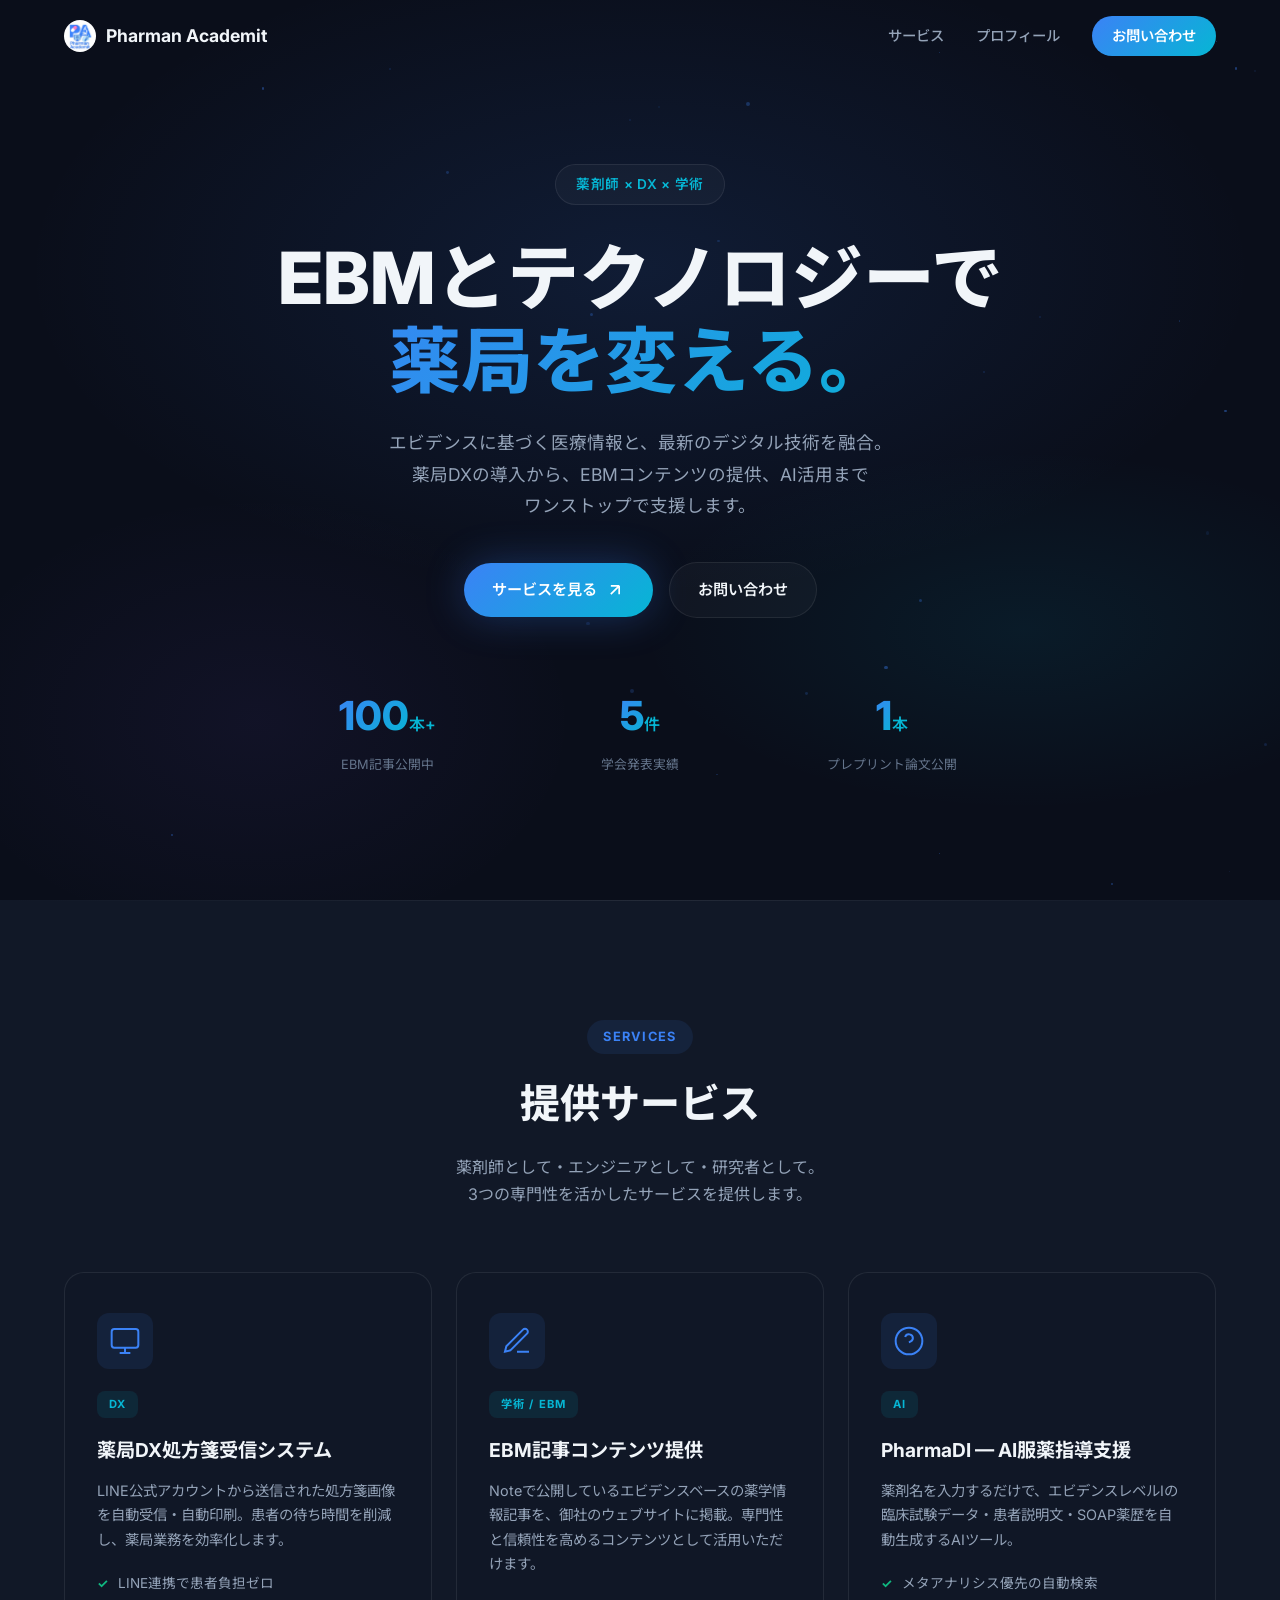
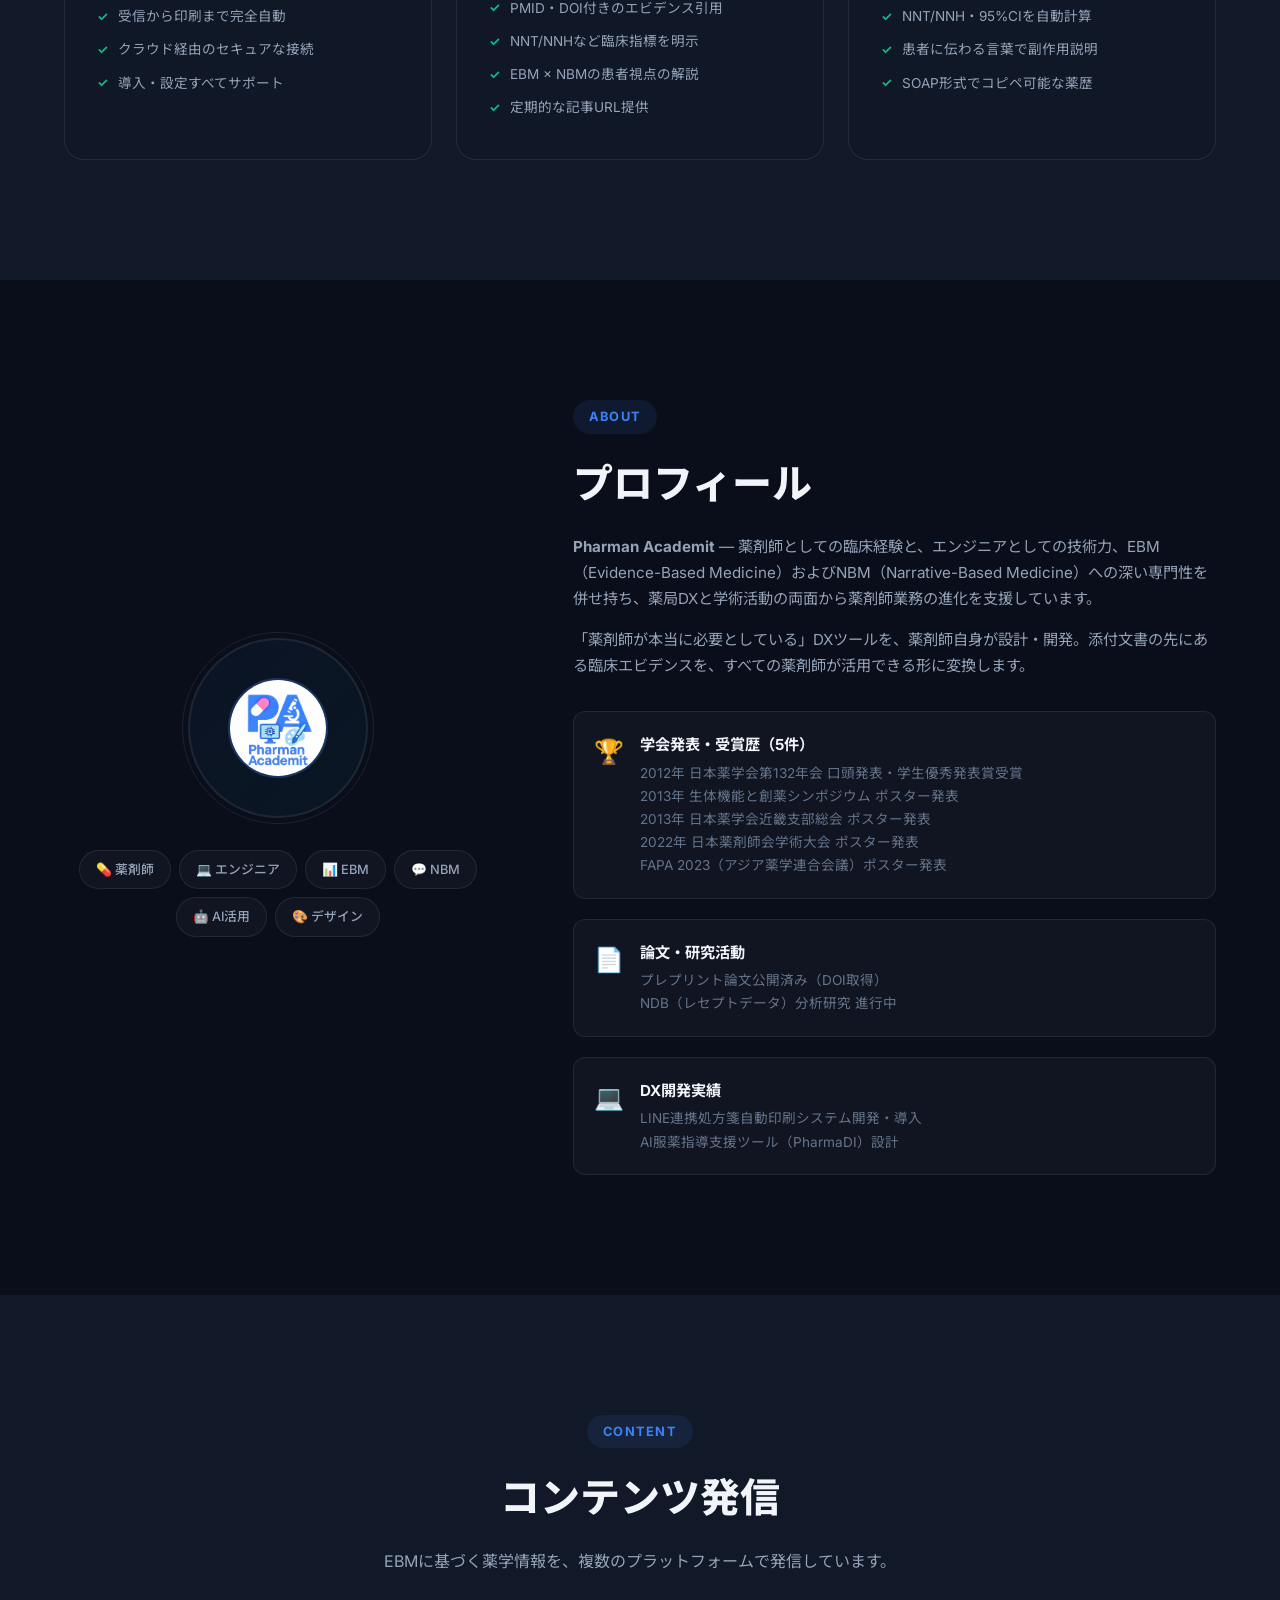
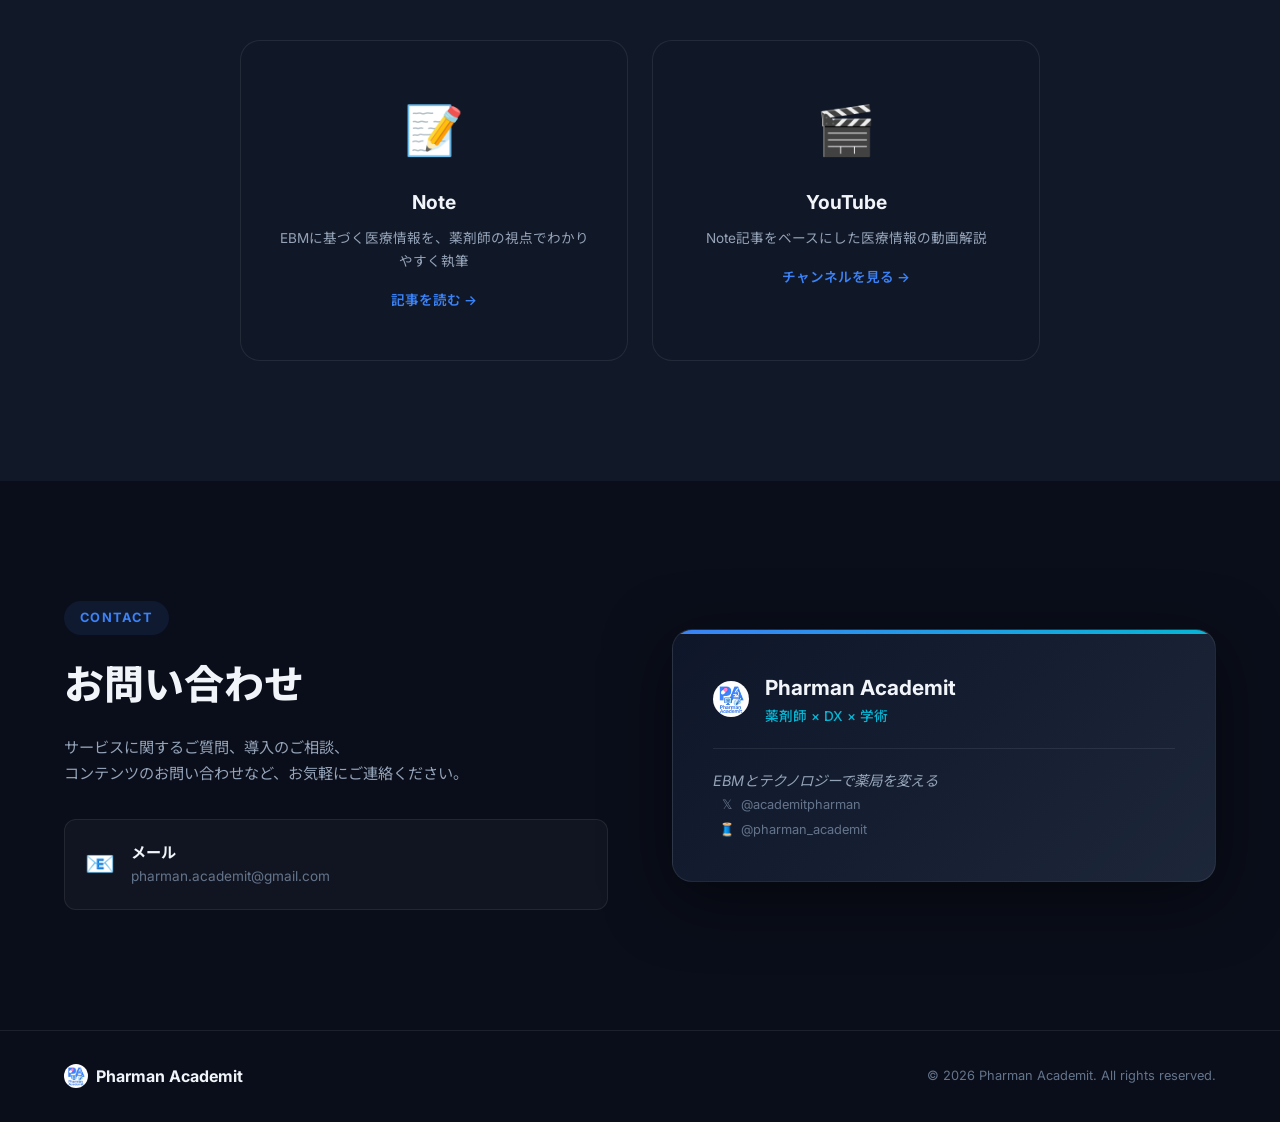
<file: index.html>
<!DOCTYPE html>
<html lang="ja">

<head>
    <meta charset="UTF-8">
    <meta name="viewport" content="width=device-width, initial-scale=1.0">
    <title>Pharman Academit — 薬剤師 × DX × 学術</title>
    <meta name="description" content="EBMとテクノロジーで薬局を変える。薬剤師×エンジニアによるDXソリューション・EBMコンテンツ・AI服薬指導支援。">
    <link rel="preconnect" href="https://fonts.googleapis.com">
    <link rel="preconnect" href="https://fonts.gstatic.com" crossorigin>
    <link
        href="https://fonts.googleapis.com/css2?family=Inter:wght@300;400;500;600;700;800&family=Noto+Sans+JP:wght@300;400;500;600;700&display=swap"
        rel="stylesheet">
    <link rel="stylesheet" href="style.css">
</head>

<body>
    <!-- Navigation -->
    <nav class="nav" id="nav">
        <div class="nav-container">
            <a href="#hero" class="nav-logo">
                <img src="profile.png" alt="" class="nav-profile-img"
                    style="width:32px;height:32px;border-radius:50%;object-fit:cover;">
                <span class="logo-text">Pharman Academit</span>
            </a>
            <div class="nav-links">
                <a href="#services">サービス</a>
                <a href="#about">プロフィール</a>
                <a href="#contact" class="nav-cta">お問い合わせ</a>
            </div>
            <button class="nav-toggle" id="navToggle" aria-label="メニュー">
                <span></span><span></span><span></span>
            </button>
        </div>
    </nav>

    <!-- Mobile Menu -->
    <div class="mobile-menu" id="mobileMenu">
        <a href="#services">サービス</a>
        <a href="#about">プロフィール</a>
        <a href="#contact">お問い合わせ</a>
    </div>

    <!-- Hero Section -->
    <section class="hero" id="hero">
        <div class="hero-bg">
            <div class="hero-gradient"></div>
            <div class="hero-particles" id="particles"></div>
        </div>
        <div class="hero-content">
            <div class="hero-badge">薬剤師 × DX × 学術</div>
            <h1 class="hero-title">
                <span class="title-line">EBMとテクノロジーで</span>
                <span class="title-line title-accent">薬局を変える。</span>
            </h1>
            <p class="hero-subtitle">
                エビデンスに基づく医療情報と、最新のデジタル技術を融合。<br>
                薬局DXの導入から、EBMコンテンツの提供、AI活用まで<br>
                ワンストップで支援します。
            </p>
            <div class="hero-actions">
                <a href="#services" class="btn btn-primary">
                    サービスを見る
                    <svg width="20" height="20" viewBox="0 0 24 24" fill="none" stroke="currentColor" stroke-width="2">
                        <path d="M7 17L17 7M17 7H7M17 7V17" />
                    </svg>
                </a>
                <a href="#contact" class="btn btn-secondary">お問い合わせ</a>
            </div>
            <div class="hero-stats">
                <div class="stat">
                    <span class="stat-number" data-count="100">0</span><span class="stat-suffix">本+</span>
                    <span class="stat-label">EBM記事公開中</span>
                </div>
                <div class="stat">
                    <span class="stat-number" data-count="5">0</span><span class="stat-suffix">件</span>
                    <span class="stat-label">学会発表実績</span>
                </div>
                <div class="stat">
                    <span class="stat-number" data-count="1">0</span><span class="stat-suffix">本</span>
                    <span class="stat-label">プレプリント論文公開</span>
                </div>
            </div>
        </div>
    </section>

    <!-- Services Section -->
    <section class="services" id="services">
        <div class="container">
            <div class="section-header">
                <span class="section-tag">Services</span>
                <h2 class="section-title">提供サービス</h2>
                <p class="section-desc">薬剤師として・エンジニアとして・研究者として。<br>3つの専門性を活かしたサービスを提供します。</p>
            </div>
            <div class="services-grid">
                <!-- Service 1: DX System -->
                <div class="service-card" data-aos="fade-up">
                    <div class="service-icon">
                        <svg width="32" height="32" viewBox="0 0 24 24" fill="none" stroke="currentColor"
                            stroke-width="1.5">
                            <rect x="2" y="3" width="20" height="14" rx="2" />
                            <path d="M8 21h8M12 17v4" />
                        </svg>
                    </div>
                    <div class="service-tag">DX</div>
                    <h3>薬局DX処方箋受信システム</h3>
                    <p>LINE公式アカウントから送信された処方箋画像を自動受信・自動印刷。患者の待ち時間を削減し、薬局業務を効率化します。</p>
                    <ul class="service-features">
                        <li>LINE連携で患者負担ゼロ</li>
                        <li>受信から印刷まで完全自動</li>
                        <li>クラウド経由のセキュアな接続</li>
                        <li>導入・設定すべてサポート</li>
                    </ul>
                </div>

                <!-- Service 2: EBM Content -->
                <div class="service-card" data-aos="fade-up" data-aos-delay="100">
                    <div class="service-icon">
                        <svg width="32" height="32" viewBox="0 0 24 24" fill="none" stroke="currentColor"
                            stroke-width="1.5">
                            <path d="M12 20h9M16.5 3.5a2.121 2.121 0 013 3L7 19l-4 1 1-4L16.5 3.5z" />
                        </svg>
                    </div>
                    <div class="service-tag">学術 / EBM</div>
                    <h3>EBM記事コンテンツ提供</h3>
                    <p>Noteで公開しているエビデンスベースの薬学情報記事を、御社のウェブサイトに掲載。専門性と信頼性を高めるコンテンツとして活用いただけます。</p>
                    <ul class="service-features">
                        <li>PMID・DOI付きのエビデンス引用</li>
                        <li>NNT/NNHなど臨床指標を明示</li>
                        <li>EBM × NBMの患者視点の解説</li>
                        <li>定期的な記事URL提供</li>
                    </ul>
                </div>

                <!-- Service 3: PharmaDI AI -->
                <div class="service-card" data-aos="fade-up" data-aos-delay="200">
                    <div class="service-icon">
                        <svg width="32" height="32" viewBox="0 0 24 24" fill="none" stroke="currentColor"
                            stroke-width="1.5">
                            <circle cx="12" cy="12" r="10" />
                            <path d="M9.09 9a3 3 0 015.83 1c0 2-3 3-3 3M12 17h.01" />
                        </svg>
                    </div>
                    <div class="service-tag">AI</div>
                    <h3>PharmaDI — AI服薬指導支援</h3>
                    <p>薬剤名を入力するだけで、エビデンスレベルⅠの臨床試験データ・患者説明文・SOAP薬歴を自動生成するAIツール。</p>
                    <ul class="service-features">
                        <li>メタアナリシス優先の自動検索</li>
                        <li>NNT/NNH・95%CIを自動計算</li>
                        <li>患者に伝わる言葉で副作用説明</li>
                        <li>SOAP形式でコピペ可能な薬歴</li>
                    </ul>
                </div>
            </div>
        </div>
    </section>

    <!-- About Section -->
    <section class="about" id="about">
        <div class="container">
            <div class="about-grid">
                <div class="about-visual">
                    <div class="about-avatar">
                        <img src="profile.png" alt="Pharman Academit"
                            style="width:100px;height:100px;border-radius:50%;object-fit:cover;border:2px solid rgba(59,130,246,0.3);">
                    </div>
                    <div class="about-skills">
                        <div class="skill-tag">💊 薬剤師</div>
                        <div class="skill-tag">💻 エンジニア</div>
                        <div class="skill-tag">📊 EBM</div>
                        <div class="skill-tag">💬 NBM</div>
                        <div class="skill-tag">🤖 AI活用</div>
                        <div class="skill-tag">🎨 デザイン</div>
                    </div>
                </div>
                <div class="about-content">
                    <span class="section-tag">About</span>
                    <h2 class="section-title">プロフィール</h2>
                    <div class="about-text">
                        <p>
                            <strong>Pharman Academit</strong> — 薬剤師としての臨床経験と、エンジニアとしての技術力、EBM（Evidence-Based
                            Medicine）およびNBM（Narrative-Based Medicine）への深い専門性を併せ持ち、薬局DXと学術活動の両面から薬剤師業務の進化を支援しています。
                        </p>
                        <p>
                            「薬剤師が本当に必要としている」DXツールを、薬剤師自身が設計・開発。添付文書の先にある臨床エビデンスを、すべての薬剤師が活用できる形に変換します。
                        </p>
                    </div>
                    <div class="about-highlights">
                        <div class="highlight">
                            <div class="highlight-icon">🏆</div>
                            <div>
                                <strong>学会発表・受賞歴（5件）</strong>
                                <p>2012年 日本薬学会第132年会 口頭発表・学生優秀発表賞受賞<br>2013年 生体機能と創薬シンポジウム ポスター発表<br>2013年 日本薬学会近畿支部総会
                                    ポスター発表<br>2022年 日本薬剤師会学術大会 ポスター発表<br>FAPA 2023（アジア薬学連合会議）ポスター発表</p>
                            </div>
                        </div>
                        <div class="highlight">
                            <div class="highlight-icon">📄</div>
                            <div>
                                <strong>論文・研究活動</strong>
                                <p>プレプリント論文公開済み（DOI取得）<br>NDB（レセプトデータ）分析研究 進行中</p>
                            </div>
                        </div>
                        <div class="highlight">
                            <div class="highlight-icon">💻</div>
                            <div>
                                <strong>DX開発実績</strong>
                                <p>LINE連携処方箋自動印刷システム開発・導入<br>AI服薬指導支援ツール（PharmaDI）設計</p>
                            </div>
                        </div>
                    </div>
                </div>
            </div>
        </div>
    </section>

    <!-- SNS & Content Section -->
    <section class="content-section" id="content">
        <div class="container">
            <div class="section-header">
                <span class="section-tag">Content</span>
                <h2 class="section-title">コンテンツ発信</h2>
                <p class="section-desc">EBMに基づく薬学情報を、複数のプラットフォームで発信しています。</p>
            </div>
            <div class="content-grid content-grid-2">
                <a href="https://note.com/pharman_academit" class="content-card" target="_blank" rel="noopener">
                    <div class="content-card-icon">📝</div>
                    <h3>Note</h3>
                    <p>EBMに基づく医療情報を、薬剤師の視点でわかりやすく執筆</p>
                    <span class="content-card-link">記事を読む →</span>
                </a>
                <a href="http://www.youtube.com/@PharmanAcademit" class="content-card" target="_blank" rel="noopener">
                    <div class="content-card-icon">🎬</div>
                    <h3>YouTube</h3>
                    <p>Note記事をベースにした医療情報の動画解説</p>
                    <span class="content-card-link">チャンネルを見る →</span>
                </a>
            </div>
        </div>
    </section>

    <!-- Contact Section -->
    <section class="contact" id="contact">
        <div class="container">
            <div class="contact-wrapper">
                <div class="contact-info">
                    <span class="section-tag">Contact</span>
                    <h2 class="section-title">お問い合わせ</h2>
                    <p>サービスに関するご質問、導入のご相談、<br>コンテンツのお問い合わせなど、お気軽にご連絡ください。</p>
                    <div class="contact-methods">
                        <a href="mailto:pharman.academit@gmail.com" class="contact-method">
                            <div class="contact-method-icon">📧</div>
                            <div>
                                <strong>メール</strong>
                                <p>pharman.academit@gmail.com</p>
                            </div>
                        </a>
                    </div>
                </div>
                <div class="contact-card">
                    <div class="biz-card">
                        <div class="biz-card-header">
                            <img src="profile.png" alt=""
                                style="width:36px;height:36px;border-radius:50%;object-fit:cover;">
                            <div>
                                <h3>Pharman Academit</h3>
                                <p>薬剤師 × DX × 学術</p>
                            </div>
                        </div>
                        <div class="biz-card-divider"></div>
                        <div class="biz-card-body">
                            <p>EBMとテクノロジーで薬局を変える</p>
                        </div>
                        <div class="biz-card-footer"
                            style="display: flex; flex-direction: column; gap: 4px; align-items: flex-start;">
                            <a href="https://x.com/academitpharman" target="_blank" rel="noopener"
                                style="color: inherit; text-decoration: none; display: flex; align-items: center; gap: 0;">
                                <span
                                    style="display:inline-flex; justify-content:center; width: 28px;">𝕏</span><span>@academitpharman</span>
                            </a>
                            <a href="https://www.threads.com/@pharman_academit" target="_blank" rel="noopener"
                                style="color: inherit; text-decoration: none; display: flex; align-items: center; gap: 0;">
                                <span
                                    style="display:inline-flex; justify-content:center; width: 28px;">🧵</span><span>@pharman_academit</span>
                            </a>
                        </div>
                    </div>
                </div>
            </div>
        </div>
    </section>

    <!-- Footer -->
    <footer class="footer">
        <div class="container">
            <div class="footer-content">
                <div class="footer-brand">
                    <img src="profile.png" alt="" style="width:24px;height:24px;border-radius:50%;object-fit:cover;">
                    <span class="logo-text">Pharman Academit</span>
                </div>
                <p class="footer-copy">© 2026 Pharman Academit. All rights reserved.</p>
            </div>
        </div>
    </footer>

    <script src="script.js"></script>
</body>

</html>
</file>
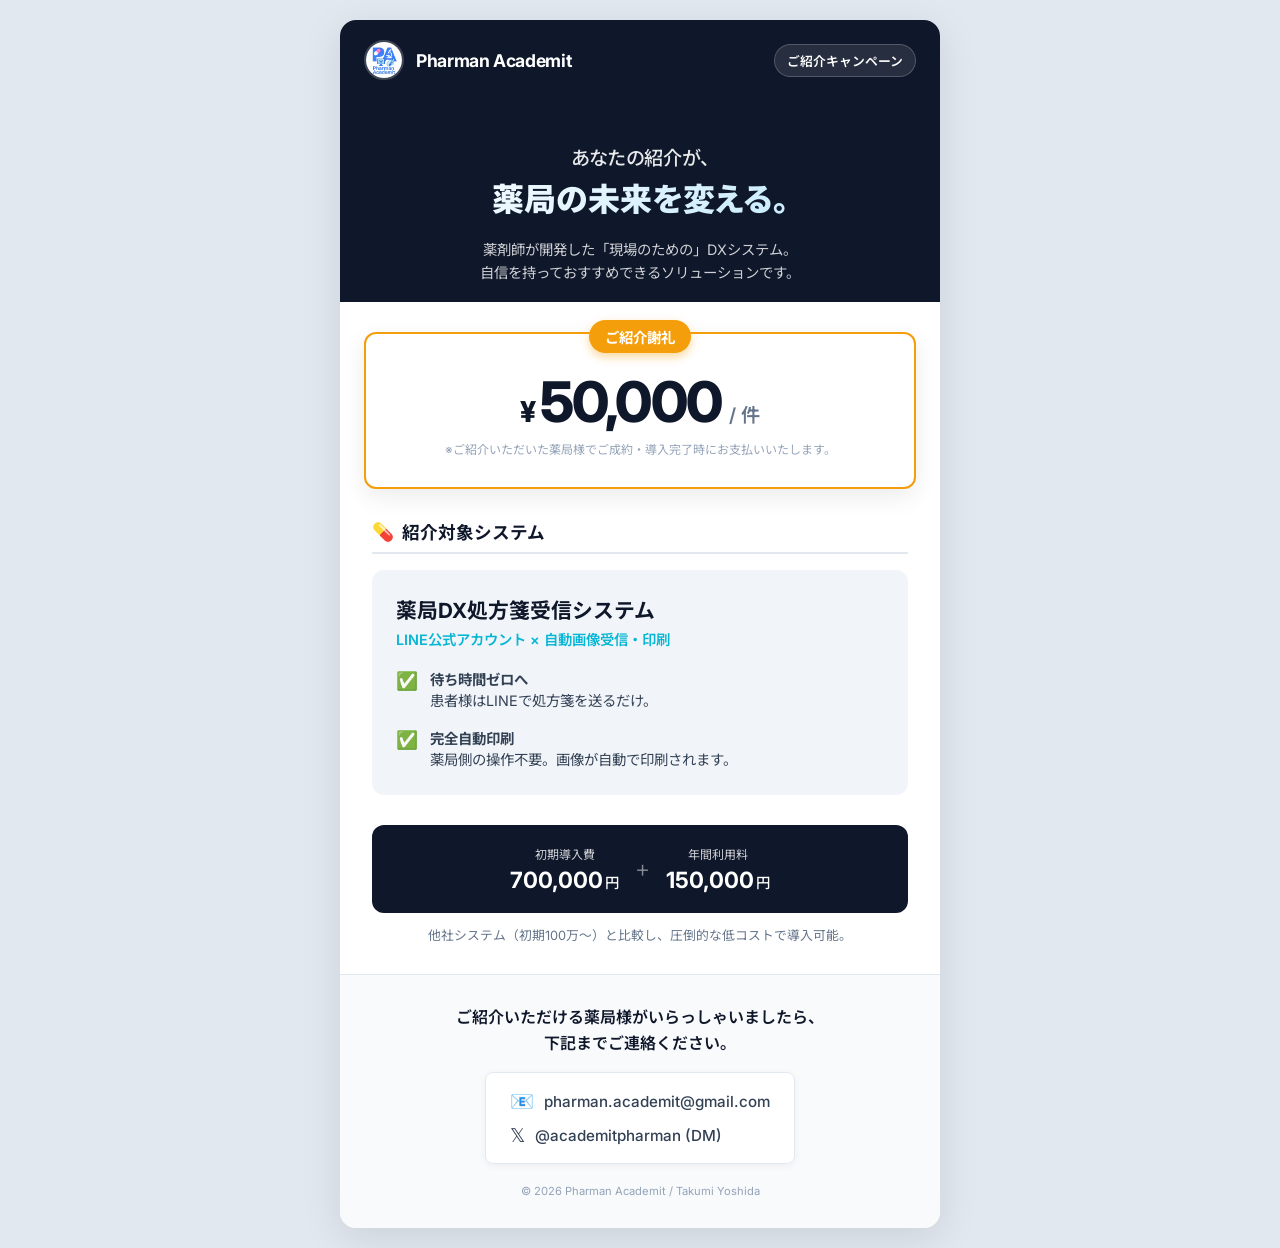
<file: flyer/index.html>
<!DOCTYPE html>
<html lang="ja">

<head>
    <meta charset="UTF-8">
    <meta name="viewport" content="width=device-width, initial-scale=1.0">
    <title>薬局DXご紹介キャンペーン — Pharman Academit</title>
    <link rel="preconnect" href="https://fonts.googleapis.com">
    <link rel="preconnect" href="https://fonts.gstatic.com" crossorigin>
    <link
        href="https://fonts.googleapis.com/css2?family=Inter:wght@400;500;600;700;800&family=Noto+Sans+JP:wght@400;500;700;900&display=swap"
        rel="stylesheet">
    <link rel="stylesheet" href="style.css">
</head>

<body>
    <div class="flyer-container">
        <!-- Header -->
        <header class="header">
            <div class="brand">
                <img src="profile.png" alt="Pharman Academit" class="brand-logo">
                <span class="brand-name">Pharman Academit</span>
            </div>
            <div class="campaign-badge">ご紹介キャンペーン</div>
        </header>

        <!-- Main Headline -->
        <section class="hero">
            <h1 class="hero-title">
                <span class="hero-sub">あなたの紹介が、</span><br>
                <span class="hero-main">薬局の未来を変える。</span>
            </h1>
            <p class="hero-desc">
                薬剤師が開発した「現場のための」DXシステム。<br>
                自信を持っておすすめできるソリューションです。<br><br>
            </p>
        </section>

        <!-- Incentive Box -->
        <section class="incentive">
            <div class="incentive-label">ご紹介謝礼</div>
            <div class="incentive-amount">
                <span class="currency">¥</span>
                <span class="amount">50,000</span>
                <span class="condition">/ 件</span>
            </div>
            <p class="incentive-note">※ご紹介いただいた薬局様でご成約・導入完了時にお支払いいたします。</p>
        </section>

        <!-- Product Info -->
        <section class="product">
            <h2 class="section-title">
                <span class="icon">💊</span> 紹介対象システム
            </h2>
            <div class="product-card">
                <h3 class="product-name">薬局DX処方箋受信システム</h3>
                <p class="product-tagline">LINE公式アカウント × 自動画像受信・印刷</p>

                <ul class="features">
                    <li>
                        <span class="check">✅</span>
                        <div><strong>待ち時間ゼロへ</strong><br>患者様はLINEで処方箋を送るだけ。</div>
                    </li>
                    <li>
                        <span class="check">✅</span>
                        <div><strong>完全自動印刷</strong><br>薬局側の操作不要。画像が自動で印刷されます。</div>
                    </li>

                </ul>
            </div>
        </section>

        <!-- Pricing & Value -->
        <section class="pricing">
            <div class="price-row">
                <div class="price-item">
                    <span class="label">初期導入費</span>
                    <span class="value">700,000<span class="unit">円</span></span>
                </div>
                <div class="plus">+</div>
                <div class="price-item">
                    <span class="label">年間利用料</span>
                    <span class="value">150,000<span class="unit">円</span></span>
                </div>
            </div>
            <p class="pricing-note">他社システム（初期100万〜）と比較し、圧倒的な低コストで導入可能。</p>
        </section>

        <!-- Footer / Contact -->
        <footer class="footer">
            <p class="cta-text">ご紹介いただける薬局様がいらっしゃいましたら、<br>下記までご連絡ください。</p>
            <div class="contact-box">
                <div class="contact-method">
                    <span class="icon">📧</span> pharman.academit@gmail.com
                </div>
                <div class="contact-method">
                    <span class="icon">𝕏</span> @academitpharman (DM)
                </div>
            </div>
            <div class="copyright">© 2026 Pharman Academit / Takumi Yoshida</div>
        </footer>
    </div>
</body>

</html>
</file>
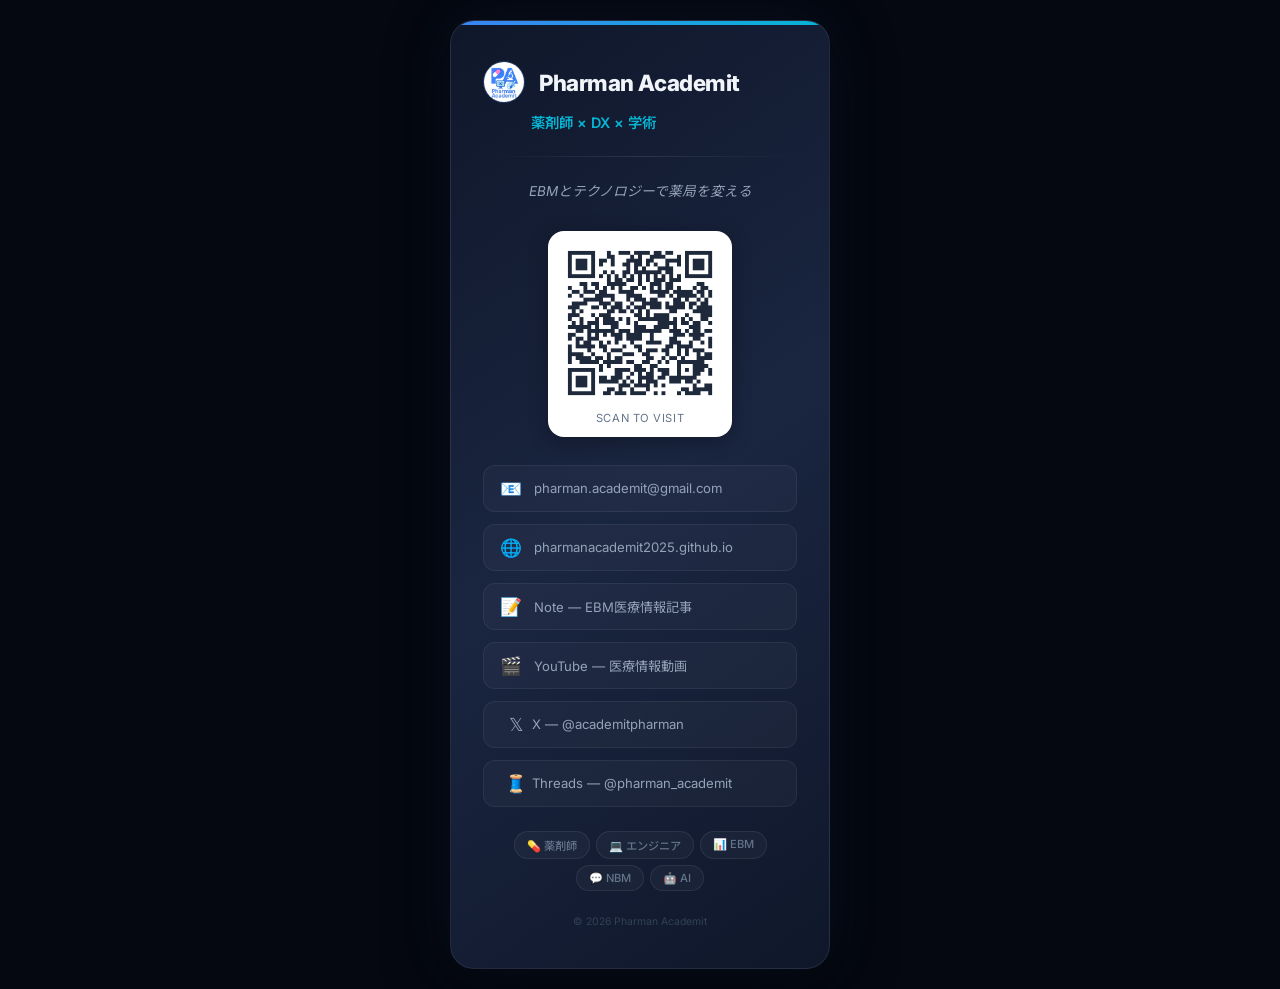
<file: bizcard.html>
<!DOCTYPE html>
<html lang="ja">

<head>
    <meta charset="UTF-8">
    <meta name="viewport" content="width=device-width, initial-scale=1.0, user-scalable=no">
    <title>Pharman Academit — デジタル名刺</title>
    <link rel="preconnect" href="https://fonts.googleapis.com">
    <link rel="preconnect" href="https://fonts.gstatic.com" crossorigin>
    <link
        href="https://fonts.googleapis.com/css2?family=Inter:wght@300;400;500;600;700;800&family=Noto+Sans+JP:wght@300;400;500;600;700&display=swap"
        rel="stylesheet">
    <style>
        * {
            margin: 0;
            padding: 0;
            box-sizing: border-box;
        }

        body {
            font-family: 'Inter', 'Noto Sans JP', sans-serif;
            background: #050810;
            display: flex;
            align-items: center;
            justify-content: center;
            min-height: 100vh;
            padding: 20px;
            -webkit-font-smoothing: antialiased;
        }

        .card {
            width: 100%;
            max-width: 380px;
            background: linear-gradient(145deg, #0f172a 0%, #1a2540 50%, #0f172a 100%);
            border-radius: 24px;
            border: 1px solid rgba(255, 255, 255, 0.08);
            box-shadow:
                0 0 60px rgba(59, 130, 246, 0.08),
                0 20px 60px rgba(0, 0, 0, 0.5);
            overflow: hidden;
            position: relative;
        }

        .card::before {
            content: '';
            position: absolute;
            top: 0;
            left: 0;
            right: 0;
            height: 4px;
            background: linear-gradient(135deg, #3b82f6, #06b6d4);
        }

        .card-inner {
            padding: 40px 32px;
        }

        .header {
            display: flex;
            align-items: center;
            gap: 14px;
            margin-bottom: 8px;
        }

        .logo-icon {
            font-size: 2rem;
        }

        .brand-name {
            font-size: 1.4rem;
            font-weight: 800;
            color: #f1f5f9;
            letter-spacing: -0.02em;
        }

        .tagline {
            color: #06b6d4;
            font-size: 0.9rem;
            font-weight: 600;
            margin-bottom: 24px;
            padding-left: 48px;
        }

        .divider {
            height: 1px;
            background: linear-gradient(90deg, transparent, rgba(255, 255, 255, 0.1), transparent);
            margin: 0 0 24px 0;
        }

        .motto {
            text-align: center;
            color: #94a3b8;
            font-size: 0.85rem;
            font-style: italic;
            margin-bottom: 28px;
            line-height: 1.6;
        }

        .qr-section {
            display: flex;
            justify-content: center;
            margin-bottom: 28px;
        }

        .qr-wrapper {
            background: white;
            padding: 12px;
            border-radius: 16px;
            box-shadow: 0 4px 20px rgba(0, 0, 0, 0.3);
        }

        .qr-wrapper img {
            display: block;
            width: 160px;
            height: 160px;
        }

        .qr-label {
            text-align: center;
            color: #64748b;
            font-size: 0.7rem;
            margin-top: 8px;
            letter-spacing: 0.05em;
        }

        .contact-list {
            display: flex;
            flex-direction: column;
            gap: 12px;
        }

        .contact-item {
            display: flex;
            align-items: center;
            gap: 12px;
            padding: 12px 16px;
            border-radius: 12px;
            background: rgba(255, 255, 255, 0.03);
            border: 1px solid rgba(255, 255, 255, 0.06);
            text-decoration: none;
            color: #94a3b8;
            font-size: 0.82rem;
            transition: all 0.3s ease;
        }

        .contact-item:hover,
        .contact-item:active {
            background: rgba(59, 130, 246, 0.08);
            border-color: rgba(59, 130, 246, 0.2);
            color: #f1f5f9;
        }

        .contact-icon {
            font-size: 1.1rem;
            flex-shrink: 0;
        }

        .skills-row {
            display: flex;
            flex-wrap: wrap;
            gap: 6px;
            margin-top: 24px;
            justify-content: center;
        }

        .skill {
            padding: 5px 12px;
            border-radius: 20px;
            background: rgba(255, 255, 255, 0.03);
            border: 1px solid rgba(255, 255, 255, 0.08);
            color: #64748b;
            font-size: 0.7rem;
            font-weight: 500;
        }

        .footer-note {
            text-align: center;
            margin-top: 24px;
            color: #334155;
            font-size: 0.65rem;
        }
    </style>
</head>

<body>
    <div class="card">
        <div class="card-inner">
            <div class="header">
                <img src="profile.png" alt="Pharman Academit"
                    style="width:42px;height:42px;border-radius:50%;object-fit:cover;border:1px solid rgba(59,130,246,0.3);">
                <span class="brand-name">Pharman Academit</span>
            </div>
            <div class="tagline">薬剤師 × DX × 学術</div>

            <div class="divider"></div>

            <p class="motto">EBMとテクノロジーで薬局を変える</p>

            <div class="qr-section">
                <div class="qr-wrapper">
                    <img src="qrcode.png" alt="QR Code - pharmanacademit2025.github.io">
                    <p class="qr-label">SCAN TO VISIT</p>
                </div>
            </div>

            <div class="contact-list">
                <a href="mailto:pharman.academit@gmail.com" class="contact-item">
                    <span class="contact-icon">📧</span>
                    pharman.academit@gmail.com
                </a>
                <a href="https://pharmanacademit2025.github.io/" class="contact-item" target="_blank">
                    <span class="contact-icon">🌐</span>
                    pharmanacademit2025.github.io
                </a>
                <a href="https://note.com/pharman_academit" class="contact-item" target="_blank">
                    <span class="contact-icon">📝</span>
                    Note — EBM医療情報記事
                </a>
                <a href="http://www.youtube.com/@PharmanAcademit" class="contact-item" target="_blank">
                    <span class="contact-icon">🎬</span>
                    YouTube — 医療情報動画
                </a>
                <a href="https://x.com/academitpharman" class="contact-item" target="_blank"
                    style="display: flex; align-items: center; gap: 0;">
                    <span class="contact-icon"
                        style="display:inline-flex; justify-content:center; width: 32px;">𝕏</span>
                    <span>X — @academitpharman</span>
                </a>
                <a href="https://www.threads.com/@pharman_academit" class="contact-item" target="_blank"
                    style="display: flex; align-items: center; gap: 0;">
                    <span class="contact-icon"
                        style="display:inline-flex; justify-content:center; width: 32px;">🧵</span>
                    <span>Threads — @pharman_academit</span>
                </a>
            </div>

            <div class="skills-row">
                <span class="skill">💊 薬剤師</span>
                <span class="skill">💻 エンジニア</span>
                <span class="skill">📊 EBM</span>
                <span class="skill">💬 NBM</span>
                <span class="skill">🤖 AI</span>
            </div>

            <p class="footer-note">© 2026 Pharman Academit</p>
        </div>
    </div>
</body>

</html>
</file>
<file: style.css>
/* ==========================================
   Pharman Academit — Landing Page Styles
   ========================================== */

/* === Reset & Variables === */
*,
*::before,
*::after {
    margin: 0;
    padding: 0;
    box-sizing: border-box;
}

:root {
    --bg-primary: #0a0e1a;
    --bg-secondary: #111827;
    --bg-card: rgba(17, 24, 39, 0.8);
    --bg-card-hover: rgba(30, 41, 59, 0.9);
    --bg-glass: rgba(255, 255, 255, 0.03);
    --border-glass: rgba(255, 255, 255, 0.08);
    --border-hover: rgba(255, 255, 255, 0.15);

    --text-primary: #f1f5f9;
    --text-secondary: #94a3b8;
    --text-muted: #64748b;

    --accent-blue: #3b82f6;
    --accent-blue-glow: rgba(59, 130, 247, 0.3);
    --accent-cyan: #06b6d4;
    --accent-emerald: #10b981;
    --accent-violet: #8b5cf6;

    --gradient-primary: linear-gradient(135deg, var(--accent-blue), var(--accent-cyan));
    --gradient-hero: linear-gradient(135deg, #0f172a 0%, #1e293b 50%, #0f172a 100%);
    --gradient-card: linear-gradient(135deg, rgba(59, 130, 246, 0.05), rgba(6, 182, 212, 0.05));

    --font-sans: 'Inter', 'Noto Sans JP', -apple-system, sans-serif;
    --radius-sm: 8px;
    --radius-md: 12px;
    --radius-lg: 20px;
    --radius-xl: 28px;

    --shadow-sm: 0 2px 8px rgba(0, 0, 0, 0.3);
    --shadow-md: 0 8px 32px rgba(0, 0, 0, 0.4);
    --shadow-lg: 0 16px 64px rgba(0, 0, 0, 0.5);
    --shadow-glow: 0 0 40px var(--accent-blue-glow);
}

html {
    scroll-behavior: smooth;
    font-size: 16px;
}

body {
    font-family: var(--font-sans);
    background: var(--bg-primary);
    color: var(--text-primary);
    line-height: 1.7;
    overflow-x: hidden;
    -webkit-font-smoothing: antialiased;
}

.container {
    max-width: 1200px;
    margin: 0 auto;
    padding: 0 24px;
}

/* === Navigation === */
.nav {
    position: fixed;
    top: 0;
    left: 0;
    right: 0;
    z-index: 100;
    padding: 16px 0;
    transition: all 0.4s ease;
}

.nav.scrolled {
    background: rgba(10, 14, 26, 0.9);
    backdrop-filter: blur(20px);
    -webkit-backdrop-filter: blur(20px);
    border-bottom: 1px solid var(--border-glass);
    padding: 12px 0;
}

.nav-container {
    max-width: 1200px;
    margin: 0 auto;
    padding: 0 24px;
    display: flex;
    align-items: center;
    justify-content: space-between;
}

.nav-logo {
    display: flex;
    align-items: center;
    gap: 10px;
    text-decoration: none;
    color: var(--text-primary);
    font-weight: 700;
    font-size: 1.1rem;
}

.logo-icon {
    font-size: 1.4rem;
}

.nav-links {
    display: flex;
    align-items: center;
    gap: 32px;
}

.nav-links a {
    text-decoration: none;
    color: var(--text-secondary);
    font-size: 0.9rem;
    font-weight: 500;
    transition: color 0.3s ease;
}

.nav-links a:hover {
    color: var(--text-primary);
}

.nav-cta {
    padding: 8px 20px !important;
    border-radius: var(--radius-xl);
    background: var(--gradient-primary) !important;
    color: white !important;
    font-weight: 600 !important;
}

.nav-toggle {
    display: none;
    flex-direction: column;
    gap: 5px;
    background: none;
    border: none;
    cursor: pointer;
    padding: 4px;
}

.nav-toggle span {
    width: 24px;
    height: 2px;
    background: var(--text-primary);
    border-radius: 2px;
    transition: all 0.3s ease;
}

.mobile-menu {
    display: none;
    position: fixed;
    top: 60px;
    left: 0;
    right: 0;
    background: rgba(10, 14, 26, 0.98);
    backdrop-filter: blur(20px);
    padding: 24px;
    flex-direction: column;
    gap: 16px;
    z-index: 99;
    border-bottom: 1px solid var(--border-glass);
}

.mobile-menu a {
    text-decoration: none;
    color: var(--text-secondary);
    font-size: 1rem;
    font-weight: 500;
    padding: 12px 0;
    border-bottom: 1px solid var(--border-glass);
}

.mobile-menu.open {
    display: flex;
}

/* === Hero Section === */
.hero {
    position: relative;
    min-height: 100vh;
    display: flex;
    align-items: center;
    justify-content: center;
    padding: 120px 24px 80px;
    overflow: hidden;
}

.hero-bg {
    position: absolute;
    inset: 0;
    z-index: 0;
}

.hero-gradient {
    position: absolute;
    inset: 0;
    background:
        radial-gradient(ellipse 80% 60% at 50% 30%, rgba(59, 130, 246, 0.12) 0%, transparent 60%),
        radial-gradient(ellipse 60% 40% at 80% 70%, rgba(6, 182, 212, 0.08) 0%, transparent 50%),
        radial-gradient(ellipse 50% 50% at 20% 80%, rgba(139, 92, 246, 0.06) 0%, transparent 50%);
}

.hero-particles {
    position: absolute;
    inset: 0;
}

.hero-content {
    position: relative;
    z-index: 1;
    text-align: center;
    max-width: 900px;
}

.hero-badge {
    display: inline-flex;
    align-items: center;
    gap: 8px;
    padding: 8px 20px;
    border-radius: var(--radius-xl);
    background: var(--bg-glass);
    border: 1px solid var(--border-glass);
    color: var(--accent-cyan);
    font-size: 0.85rem;
    font-weight: 600;
    letter-spacing: 0.05em;
    margin-bottom: 32px;
    animation: fadeInDown 0.8s ease;
}

.hero-title {
    font-size: clamp(2.5rem, 6vw, 4.5rem);
    font-weight: 800;
    line-height: 1.15;
    margin-bottom: 24px;
    animation: fadeInUp 0.8s ease 0.2s both;
}

.title-line {
    display: block;
}

.title-accent {
    background: var(--gradient-primary);
    -webkit-background-clip: text;
    -webkit-text-fill-color: transparent;
    background-clip: text;
}

.hero-subtitle {
    font-size: 1.1rem;
    color: var(--text-secondary);
    line-height: 1.8;
    margin-bottom: 40px;
    animation: fadeInUp 0.8s ease 0.4s both;
}

.hero-actions {
    display: flex;
    align-items: center;
    justify-content: center;
    gap: 16px;
    margin-bottom: 64px;
    animation: fadeInUp 0.8s ease 0.6s both;
}

/* === Buttons === */
.btn {
    display: inline-flex;
    align-items: center;
    gap: 8px;
    padding: 14px 28px;
    border-radius: var(--radius-xl);
    font-size: 0.95rem;
    font-weight: 600;
    text-decoration: none;
    transition: all 0.3s ease;
    cursor: pointer;
    border: none;
}

.btn-primary {
    background: var(--gradient-primary);
    color: white;
    box-shadow: var(--shadow-glow);
}

.btn-primary:hover {
    transform: translateY(-2px);
    box-shadow: 0 0 60px var(--accent-blue-glow);
}

.btn-secondary {
    background: var(--bg-glass);
    color: var(--text-primary);
    border: 1px solid var(--border-glass);
}

.btn-secondary:hover {
    background: rgba(255, 255, 255, 0.08);
    border-color: var(--border-hover);
    transform: translateY(-2px);
}

/* === Hero Stats === */
.hero-stats {
    display: grid;
    grid-template-columns: repeat(3, 1fr);
    gap: 32px;
    animation: fadeInUp 0.8s ease 0.8s both;
}

.stat {
    text-align: center;
}

.stat-number {
    font-size: 2.5rem;
    font-weight: 800;
    background: var(--gradient-primary);
    -webkit-background-clip: text;
    -webkit-text-fill-color: transparent;
    background-clip: text;
}

.stat-suffix {
    font-size: 1rem;
    color: var(--accent-cyan);
    font-weight: 600;
}

.stat-label {
    display: block;
    font-size: 0.8rem;
    color: var(--text-muted);
    margin-top: 4px;
}

/* === Section Headers === */
.section-header {
    text-align: center;
    margin-bottom: 64px;
}

.section-tag {
    display: inline-block;
    padding: 6px 16px;
    border-radius: var(--radius-xl);
    background: rgba(59, 130, 246, 0.1);
    color: var(--accent-blue);
    font-size: 0.8rem;
    font-weight: 700;
    letter-spacing: 0.1em;
    text-transform: uppercase;
    margin-bottom: 16px;
}

.section-title {
    font-size: clamp(1.8rem, 4vw, 2.5rem);
    font-weight: 800;
    margin-bottom: 16px;
}

.section-desc {
    color: var(--text-secondary);
    font-size: 1rem;
    max-width: 600px;
    margin: 0 auto;
}

/* === Services Section === */
.services {
    padding: 120px 0;
    background: var(--bg-secondary);
    position: relative;
}

.services::before {
    content: '';
    position: absolute;
    top: 0;
    left: 0;
    right: 0;
    height: 1px;
    background: linear-gradient(90deg, transparent, var(--border-glass), transparent);
}

.services-grid {
    display: grid;
    grid-template-columns: repeat(3, 1fr);
    gap: 24px;
}

.service-card {
    position: relative;
    padding: 40px 32px;
    border-radius: var(--radius-lg);
    background: var(--bg-card);
    border: 1px solid var(--border-glass);
    transition: all 0.4s ease;
    overflow: hidden;
}

.service-card::before {
    content: '';
    position: absolute;
    top: 0;
    left: 0;
    right: 0;
    height: 3px;
    background: var(--gradient-primary);
    opacity: 0;
    transition: opacity 0.4s ease;
}

.service-card:hover {
    transform: translateY(-8px);
    border-color: var(--border-hover);
    box-shadow: var(--shadow-lg);
}

.service-card:hover::before {
    opacity: 1;
}

.service-icon {
    width: 56px;
    height: 56px;
    border-radius: var(--radius-md);
    background: rgba(59, 130, 246, 0.1);
    display: flex;
    align-items: center;
    justify-content: center;
    margin-bottom: 20px;
    color: var(--accent-blue);
}

.service-tag {
    display: inline-block;
    padding: 4px 12px;
    border-radius: var(--radius-sm);
    font-size: 0.7rem;
    font-weight: 700;
    letter-spacing: 0.1em;
    background: rgba(6, 182, 212, 0.1);
    color: var(--accent-cyan);
    margin-bottom: 16px;
}

.service-card h3 {
    font-size: 1.2rem;
    font-weight: 700;
    margin-bottom: 12px;
}

.service-card>p {
    color: var(--text-secondary);
    font-size: 0.9rem;
    margin-bottom: 20px;
    line-height: 1.7;
}

.service-features {
    list-style: none;
    display: flex;
    flex-direction: column;
    gap: 10px;
}

.service-features li {
    display: flex;
    align-items: center;
    gap: 10px;
    color: var(--text-secondary);
    font-size: 0.85rem;
}

.service-features li::before {
    content: '✓';
    color: var(--accent-emerald);
    font-weight: 700;
    font-size: 0.8rem;
}

/* === About Section === */
.about {
    padding: 120px 0;
}

.about-grid {
    display: grid;
    grid-template-columns: 1fr 1.5fr;
    gap: 80px;
    align-items: center;
}

.about-visual {
    display: flex;
    flex-direction: column;
    align-items: center;
    gap: 32px;
}

.about-avatar {
    width: 180px;
    height: 180px;
    border-radius: 50%;
    background: var(--gradient-card);
    border: 2px solid var(--border-glass);
    display: flex;
    align-items: center;
    justify-content: center;
    position: relative;
}

.about-avatar::after {
    content: '';
    position: absolute;
    inset: -8px;
    border-radius: 50%;
    border: 1px solid var(--border-glass);
}

.avatar-icon {
    color: var(--accent-blue);
    opacity: 0.6;
}

.about-skills {
    display: flex;
    flex-wrap: wrap;
    gap: 8px;
    justify-content: center;
}

.skill-tag {
    padding: 8px 16px;
    border-radius: var(--radius-xl);
    background: var(--bg-glass);
    border: 1px solid var(--border-glass);
    font-size: 0.8rem;
    font-weight: 500;
    color: var(--text-secondary);
    transition: all 0.3s ease;
}

.skill-tag:hover {
    border-color: var(--accent-blue);
    color: var(--text-primary);
    background: rgba(59, 130, 246, 0.1);
}

.about-content .section-tag {
    display: inline-block;
}

.about-text {
    margin-bottom: 32px;
}

.about-text p {
    color: var(--text-secondary);
    margin-bottom: 16px;
    font-size: 0.95rem;
}

.about-highlights {
    display: flex;
    flex-direction: column;
    gap: 20px;
}

.highlight {
    display: flex;
    align-items: flex-start;
    gap: 16px;
    padding: 20px;
    border-radius: var(--radius-md);
    background: var(--bg-glass);
    border: 1px solid var(--border-glass);
    transition: all 0.3s ease;
}

.highlight:hover {
    border-color: var(--border-hover);
    background: rgba(255, 255, 255, 0.05);
}

.highlight-icon {
    font-size: 1.5rem;
    flex-shrink: 0;
}

.highlight strong {
    display: block;
    font-size: 0.95rem;
    margin-bottom: 4px;
}

.highlight p {
    color: var(--text-muted);
    font-size: 0.85rem;
}

/* === Content Section === */
.content-section {
    padding: 120px 0;
    background: var(--bg-secondary);
}

.content-grid {
    display: grid;
    grid-template-columns: repeat(3, 1fr);
    gap: 24px;
}

.content-grid-2 {
    grid-template-columns: repeat(2, 1fr);
    max-width: 800px;
    margin: 0 auto;
}

.content-card {
    display: flex;
    flex-direction: column;
    align-items: center;
    text-align: center;
    padding: 48px 32px;
    border-radius: var(--radius-lg);
    background: var(--bg-card);
    border: 1px solid var(--border-glass);
    text-decoration: none;
    color: var(--text-primary);
    transition: all 0.4s ease;
}

.content-card:hover {
    transform: translateY(-8px);
    border-color: var(--accent-blue);
    box-shadow: var(--shadow-glow);
}

.content-card-icon {
    font-size: 3rem;
    margin-bottom: 16px;
}

.content-card h3 {
    font-size: 1.2rem;
    font-weight: 700;
    margin-bottom: 8px;
}

.content-card p {
    color: var(--text-secondary);
    font-size: 0.85rem;
    margin-bottom: 16px;
}

.content-card-link {
    color: var(--accent-blue);
    font-size: 0.85rem;
    font-weight: 600;
    transition: color 0.3s ease;
}

.content-card:hover .content-card-link {
    color: var(--accent-cyan);
}

/* === Contact Section === */
.contact {
    padding: 120px 0;
}

.contact-wrapper {
    display: grid;
    grid-template-columns: 1fr 1fr;
    gap: 64px;
    align-items: center;
}

.contact-info .section-tag {
    display: inline-block;
}

.contact-info>p {
    color: var(--text-secondary);
    margin-bottom: 32px;
    font-size: 0.95rem;
}

.contact-methods {
    display: flex;
    flex-direction: column;
    gap: 16px;
}

.contact-method {
    display: flex;
    align-items: center;
    gap: 16px;
    padding: 20px;
    border-radius: var(--radius-md);
    background: var(--bg-glass);
    border: 1px solid var(--border-glass);
    text-decoration: none;
    color: var(--text-primary);
    transition: all 0.3s ease;
}

.contact-method:hover {
    border-color: var(--border-hover);
    background: rgba(255, 255, 255, 0.05);
}

.contact-method-icon {
    font-size: 1.5rem;
}

.contact-method strong {
    display: block;
    font-size: 0.95rem;
}

.contact-method p {
    color: var(--text-muted);
    font-size: 0.85rem;
}

/* === Business Card === */
.biz-card {
    padding: 40px;
    border-radius: var(--radius-lg);
    background: linear-gradient(135deg, rgba(15, 23, 42, 0.95), rgba(30, 41, 59, 0.95));
    border: 1px solid var(--border-glass);
    box-shadow: var(--shadow-lg);
    position: relative;
    overflow: hidden;
}

.biz-card::before {
    content: '';
    position: absolute;
    top: 0;
    left: 0;
    right: 0;
    height: 4px;
    background: var(--gradient-primary);
}

.biz-card-header {
    display: flex;
    align-items: center;
    gap: 16px;
    margin-bottom: 20px;
}

.biz-card-logo {
    font-size: 2rem;
}

.biz-card-header h3 {
    font-size: 1.3rem;
    font-weight: 700;
}

.biz-card-header p {
    color: var(--accent-cyan);
    font-size: 0.85rem;
    font-weight: 500;
}

.biz-card-divider {
    height: 1px;
    background: var(--border-glass);
    margin: 20px 0;
}

.biz-card-body p {
    color: var(--text-secondary);
    font-size: 0.9rem;
    font-style: italic;
}

.biz-card-qr {
    margin: 24px 0;
    display: flex;
    justify-content: center;
}

.qr-placeholder {
    width: 140px;
    height: 140px;
    border-radius: var(--radius-md);
    background: rgba(255, 255, 255, 0.05);
    border: 2px dashed var(--border-glass);
    display: flex;
    flex-direction: column;
    align-items: center;
    justify-content: center;
    gap: 4px;
}

.qr-placeholder p {
    color: var(--text-muted);
    font-size: 0.8rem;
}

.qr-note {
    font-size: 0.65rem !important;
    color: var(--text-muted);
}

.biz-card-footer {
    display: flex;
    flex-direction: column;
    gap: 8px;
}

.biz-card-footer span {
    color: var(--text-muted);
    font-size: 0.8rem;
}

/* === Footer === */
.footer {
    padding: 32px 0;
    border-top: 1px solid var(--border-glass);
}

.footer-content {
    display: flex;
    align-items: center;
    justify-content: space-between;
}

.footer-brand {
    display: flex;
    align-items: center;
    gap: 8px;
    font-weight: 700;
}

.footer-copy {
    color: var(--text-muted);
    font-size: 0.8rem;
}

/* === Animations === */
@keyframes fadeInUp {
    from {
        opacity: 0;
        transform: translateY(30px);
    }

    to {
        opacity: 1;
        transform: translateY(0);
    }
}

@keyframes fadeInDown {
    from {
        opacity: 0;
        transform: translateY(-20px);
    }

    to {
        opacity: 1;
        transform: translateY(0);
    }
}

/* Scroll animations */
.service-card,
.content-card,
.highlight {
    opacity: 0;
    transform: translateY(30px);
    transition: opacity 0.6s ease, transform 0.6s ease;
}

.service-card.visible,
.content-card.visible,
.highlight.visible {
    opacity: 1;
    transform: translateY(0);
}

/* === Responsive === */
@media (max-width: 968px) {
    .nav-links {
        display: none;
    }

    .nav-toggle {
        display: flex;
    }

    .services-grid,
    .content-grid {
        grid-template-columns: 1fr;
        gap: 20px;
    }

    .about-grid {
        grid-template-columns: 1fr;
        gap: 48px;
    }

    .contact-wrapper {
        grid-template-columns: 1fr;
        gap: 48px;
    }

    .hero-stats {
        grid-template-columns: repeat(3, 1fr);
        gap: 16px;
    }

    .stat-number {
        font-size: 1.8rem;
    }

    .hero-subtitle br {
        display: none;
    }

    .footer-content {
        flex-direction: column;
        gap: 12px;
        text-align: center;
    }
}

@media (max-width: 480px) {
    .hero-stats {
        grid-template-columns: 1fr;
        gap: 20px;
    }

    .hero-actions {
        flex-direction: column;
    }

    .btn {
        width: 100%;
        justify-content: center;
    }
}
</file>
<file: flyer/style.css>
/* ==========================================
   Pharman Academit — Referral Flyer CSS
   ========================================== */

:root {
    --primary: #0f172a;
    /* Dark Slate */
    --accent: #06b6d4;
    /* Cyan */
    --highlight: #f59e0b;
    /* Amber/Gold for money */
    --text: #334155;
    /* Slate 700 */
    --bg-light: #f8fafc;
    /* Slate 50 */
    --white: #ffffff;
}

* {
    margin: 0;
    padding: 0;
    box-sizing: border-box;
}

body {
    font-family: 'Inter', 'Noto Sans JP', sans-serif;
    background: #e2e8f0;
    display: flex;
    justify-content: center;
    align-items: center;
    min-height: 100vh;
    padding: 20px;
    color: var(--text);
}

.flyer-container {
    background: var(--white);
    width: 100%;
    max-width: 600px;
    /* Optimal width for sharing/print */
    border-radius: 16px;
    box-shadow: 0 10px 40px rgba(0, 0, 0, 0.1);
    overflow: hidden;
    position: relative;
}

/* === Header === */
.header {
    background: var(--primary);
    color: var(--white);
    padding: 20px 24px;
    display: flex;
    justify-content: space-between;
    align-items: center;
}

.brand {
    display: flex;
    align-items: center;
    gap: 12px;
}

.brand-logo {
    width: 40px;
    height: 40px;
    border-radius: 50%;
    border: 2px solid rgba(255, 255, 255, 0.2);
}

.brand-name {
    font-weight: 700;
    font-size: 1.1rem;
    letter-spacing: -0.02em;
}

.campaign-badge {
    background: rgba(255, 255, 255, 0.1);
    padding: 6px 12px;
    border-radius: 20px;
    font-size: 0.8rem;
    font-weight: 600;
    border: 1px solid rgba(255, 255, 255, 0.2);
}

/* === Hero Section === */
.hero {
    padding: 40px 24px 20px;
    text-align: center;
    background: linear-gradient(to bottom, var(--primary) 0%, var(--primary) 80%, var(--white) 80%);
}

.hero-title {
    color: var(--white);
    font-feature-settings: "palt";
    line-height: 1.4;
    margin-bottom: 16px;
}

.hero-sub {
    font-size: 1.2rem;
    font-weight: 500;
    opacity: 0.9;
}

.hero-main {
    font-size: 2rem;
    font-weight: 900;
    background: linear-gradient(135deg, #fff 0%, #bae6fd 100%);
    -webkit-background-clip: text;
    -webkit-text-fill-color: transparent;
    display: block;
    margin-top: 4px;
}

.hero-desc {
    color: rgba(255, 255, 255, 0.8);
    font-size: 0.9rem;
    line-height: 1.6;
    margin-bottom: 24px;
}

/* === Incentive Box === */
.incentive {
    background: var(--white);
    margin: 0 24px;
    padding: 30px;
    border-radius: 12px;
    box-shadow: 0 8px 24px rgba(0, 0, 0, 0.08);
    text-align: center;
    border: 2px solid var(--highlight);
    position: relative;
    top: -20px;
    /* Pull up into hero */
}

.incentive-label {
    background: var(--highlight);
    color: var(--white);
    display: inline-block;
    padding: 6px 16px;
    border-radius: 20px;
    font-weight: 700;
    font-size: 0.9rem;
    position: absolute;
    top: -14px;
    left: 50%;
    transform: translateX(-50%);
    box-shadow: 0 4px 10px rgba(245, 158, 11, 0.4);
}

.incentive-amount {
    color: var(--primary);
    font-weight: 800;
    display: flex;
    justify-content: center;
    align-items: baseline;
    margin: 10px 0;
}

.currency {
    font-size: 1.8rem;
    margin-right: 4px;
}

.amount {
    font-size: 3.5rem;
    line-height: 1;
    letter-spacing: -0.03em;
}

.condition {
    font-size: 1.2rem;
    color: #64748b;
    margin-left: 8px;
    font-weight: 600;
}

.incentive-note {
    font-size: 0.75rem;
    color: #94a3b8;
}

/* === Product Info === */
.product {
    padding: 10px 32px 30px;
}

.section-title {
    font-size: 1.1rem;
    color: var(--primary);
    margin-bottom: 16px;
    display: flex;
    align-items: center;
    gap: 8px;
    border-bottom: 2px solid #e2e8f0;
    padding-bottom: 8px;
}

.product-card {
    background: #f1f5f9;
    padding: 24px;
    border-radius: 12px;
}

.product-name {
    font-size: 1.3rem;
    font-weight: 700;
    color: var(--primary);
    margin-bottom: 4px;
}

.product-tagline {
    color: var(--accent);
    font-weight: 600;
    font-size: 0.9rem;
    margin-bottom: 20px;
}

.features {
    list-style: none;
    display: flex;
    flex-direction: column;
    gap: 16px;
}

.features li {
    display: flex;
    gap: 12px;
    align-items: flex-start;
}

.features li .check {
    font-size: 1.1rem;
    line-height: 1.4;
}

.features li div {
    font-size: 0.9rem;
    line-height: 1.5;
    color: var(--text);
}

/* === Pricing === */
.pricing {
    padding: 0 32px 30px;
    text-align: center;
}

.price-row {
    display: flex;
    justify-content: center;
    align-items: center;
    gap: 16px;
    background: var(--primary);
    color: var(--white);
    padding: 20px;
    border-radius: 12px;
    margin-bottom: 12px;
}

.price-item {
    display: flex;
    flex-direction: column;
    align-items: center;
}

.price-item .label {
    font-size: 0.75rem;
    opacity: 0.8;
    margin-bottom: 4px;
}

.price-item .value {
    font-size: 1.4rem;
    font-weight: 700;
}

.price-item .unit {
    font-size: 0.9rem;
    font-weight: 500;
    margin-left: 2px;
}

.pricing .plus {
    font-size: 1.5rem;
    font-weight: 300;
    color: rgba(255, 255, 255, 0.5);
}

.pricing-note {
    font-size: 0.8rem;
    color: #64748b;
}

/* === Footer === */
.footer {
    background: #f8fafc;
    padding: 30px 24px;
    text-align: center;
    border-top: 1px solid #e2e8f0;
}

.cta-text {
    font-weight: 600;
    color: var(--primary);
    margin-bottom: 16px;
    line-height: 1.6;
}

.contact-box {
    display: inline-flex;
    flex-direction: column;
    gap: 10px;
    background: var(--white);
    padding: 16px 24px;
    border-radius: 8px;
    border: 1px solid #e2e8f0;
    box-shadow: 0 2px 8px rgba(0, 0, 0, 0.05);
    margin-bottom: 20px;
}

.contact-method {
    display: flex;
    align-items: center;
    gap: 10px;
    color: var(--text);
    font-weight: 500;
    text-decoration: none;
    font-size: 0.95rem;
}

.contact-method .icon {
    font-size: 1.2rem;
}

.copyright {
    font-size: 0.7rem;
    color: #94a3b8;
}

@media (max-width: 480px) {
    .flyer-container {
        border-radius: 0;
        box-shadow: none;
        max-width: 100%;
    }

    body {
        padding: 0;
        background: var(--white);
    }

    .price-row {
        flex-direction: column;
        gap: 12px;
        padding: 16px;
    }

    .pricing .plus {
        display: none;
    }
}
</file>
